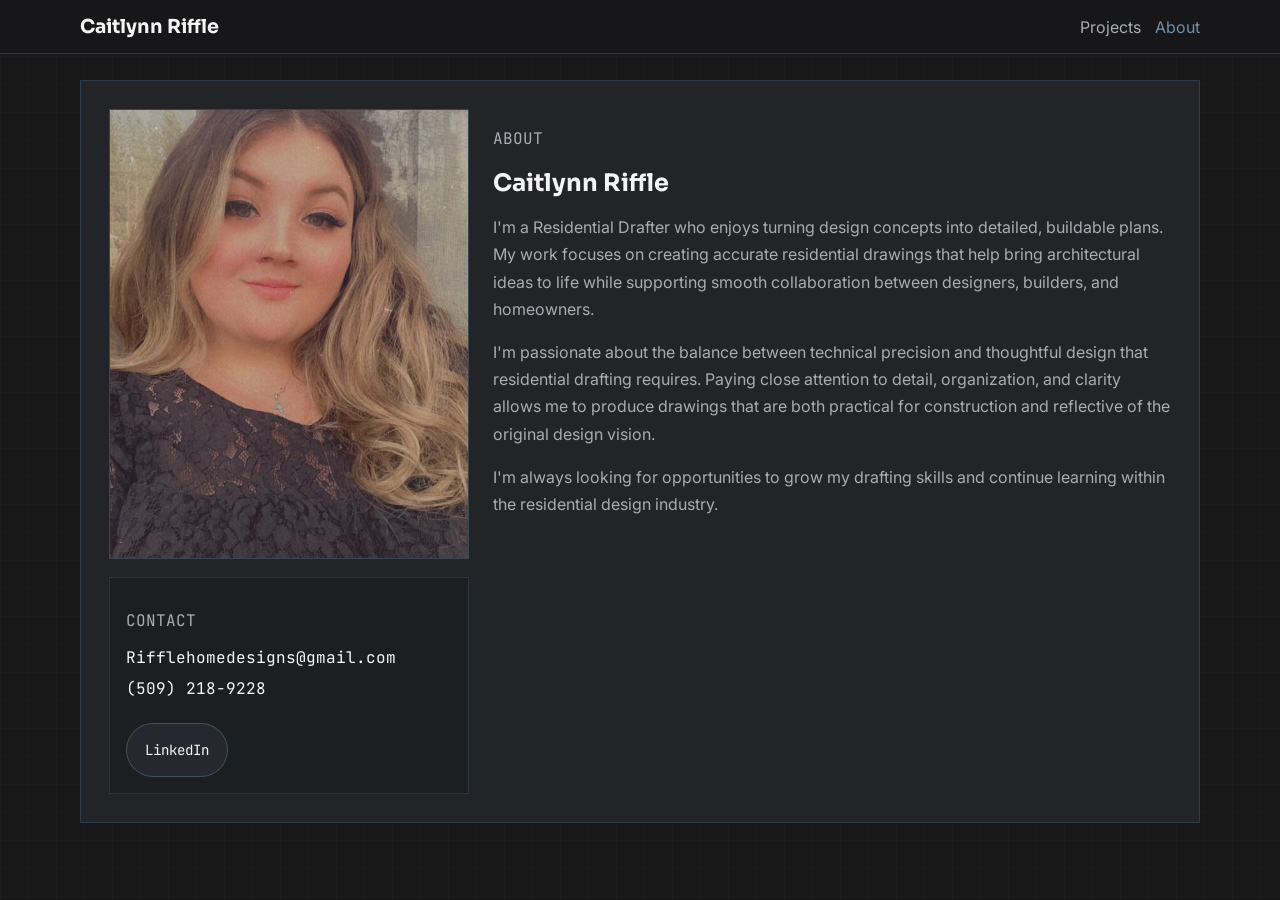
<file: about.html>
<!DOCTYPE html>
<html lang="en">
<head>
  <meta charset="UTF-8" />
  <meta name="viewport" content="width=device-width, initial-scale=1.0" />
  <title>About | Caitlynn Riffle</title>
  <link rel="preconnect" href="https://fonts.googleapis.com" />
  <link rel="preconnect" href="https://fonts.gstatic.com" crossorigin />
  <link href="https://fonts.googleapis.com/css2?family=Inter:wght@400;500;600&family=JetBrains+Mono:wght@400;500&family=Sora:wght@500;600;700&display=swap" rel="stylesheet" />
  <link rel="stylesheet" href="styles.css" />
</head>
<body>
  <div class="grid-overlay"></div>
  <header class="site-header">
    <div class="container nav-wrap">
      <a class="brand" href="index.html">Caitlynn Riffle</a>
      <nav class="nav-links"><a href="projects.html">Projects</a><a href="about.html" class="active">About</a></nav>
    </div>
  </header>

  <main class="container section">
    <section class="spec-sidebar full-width-panel about-card">
      <div class="about-grid">
        <div class="about-sidebar">
          <div class="portrait-frame">
            <img class="portrait-photo" src="assets/images/caity.jpg" alt="Portrait of Caitlynn Riffle" />
          </div>
          <div class="about-contact">
            <p class="label">CONTACT</p>
            <a class="contact-link" href="mailto:Rifflehomedesigns@gmail.com">Rifflehomedesigns@gmail.com</a>
            <a class="contact-link" href="tel:5092189228">(509) 218-9228</a>
            <div class="social-links" aria-label="Social media links">
              <a class="social-link" href="https://www.linkedin.com/in/caitlynn-riffle-a32241184/" target="_blank" rel="noreferrer" aria-label="LinkedIn">LinkedIn</a>
            </div>
          </div>
        </div>
        <div class="about-copy">
          <p class="label">ABOUT</p>
          <h1>Caitlynn Riffle</h1>
          <p>I'm a Residential Drafter who enjoys turning design concepts into detailed, buildable plans. My work focuses on creating accurate residential drawings that help bring architectural ideas to life while supporting smooth collaboration between designers, builders, and homeowners.</p>
          <p>I'm passionate about the balance between technical precision and thoughtful design that residential drafting requires. Paying close attention to detail, organization, and clarity allows me to produce drawings that are both practical for construction and reflective of the original design vision.</p>
          <p>I'm always looking for opportunities to grow my drafting skills and continue learning within the residential design industry.</p>
        </div>
      </div>
    </section>
  </main>
  <script src="scripts/back-to-top.js"></script>
</body>
</html>
</file>
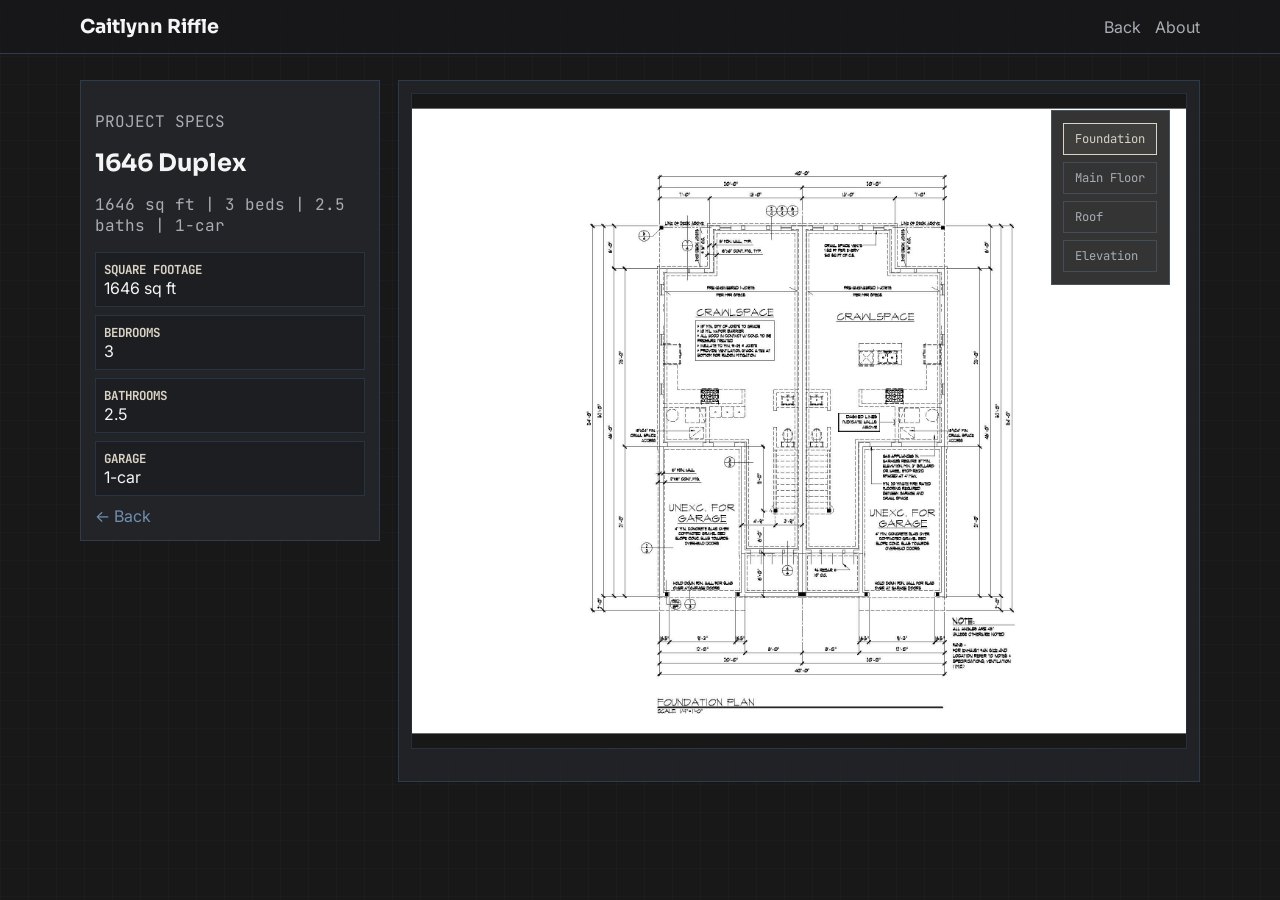
<file: project.html>
<!DOCTYPE html>
<html lang="en">
<head>
  <meta charset="UTF-8" />
  <meta name="viewport" content="width=device-width, initial-scale=1.0" />
  <title>Project | Caitlynn Riffle</title>
  <link rel="preconnect" href="https://fonts.googleapis.com" />
  <link rel="preconnect" href="https://fonts.gstatic.com" crossorigin />
  <link href="https://fonts.googleapis.com/css2?family=Inter:wght@400;500;600&family=JetBrains+Mono:wght@400;500&family=Sora:wght@500;600;700&display=swap" rel="stylesheet" />
  <link rel="stylesheet" href="styles.css" />
</head>
<body>
  <div class="grid-overlay"></div>
  <header class="site-header">
    <div class="container nav-wrap">
      <a class="brand" href="index.html">Caitlynn Riffle</a>
      <nav class="nav-links"><a id="nav-back-link" href="projects.html">Back</a><a href="about.html">About</a></nav>
    </div>
  </header>

  <main class="container section project-layout">
    <aside class="spec-sidebar">
      <p class="label">PROJECT SPECS</p>
      <h1 id="title"></h1>
      <p id="meta" class="meta"></p>
      <div id="specs" class="specs"></div>
      <a id="sidebar-back-link" class="sidebar-link" href="projects.html">&#8592; Back</a>
    </aside>

    <section class="plan-viewer fade-section" aria-label="Project plan viewer">
      <div class="plan-stage">
        <img id="active-sheet" class="sheet active-sheet" alt="Project plan" data-modal-controls="#viewer-controls" />
        <div class="viewer-controls" id="viewer-controls" aria-label="Plan layers">
          <button type="button" class="viewer-btn active" data-sheet="foundation">Foundation</button>
          <button type="button" class="viewer-btn" data-sheet="floor">Main Floor</button>
          <button type="button" class="viewer-btn" data-sheet="roof">Roof</button>
          <button type="button" class="viewer-btn" data-sheet="elevation">Elevation</button>
        </div>
      </div>
    </section>
  </main>

  <script src="data.js"></script>
  <script src="scripts/plan-modal.js"></script>
  <script src="project.js"></script>
  <script src="scripts/back-to-top.js"></script>
</body>
</html>
</file>
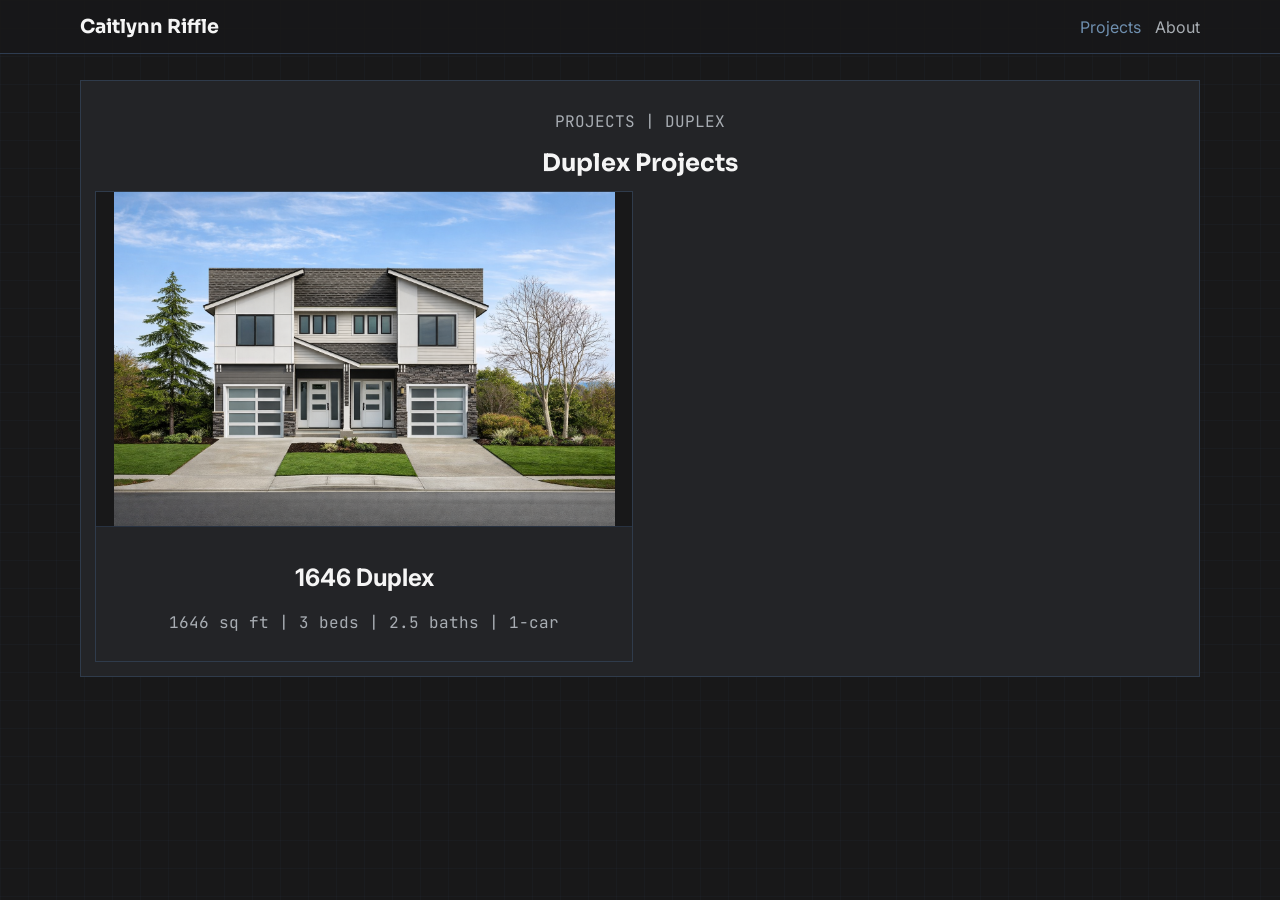
<file: projects-duplex.html>
<!DOCTYPE html>
<html lang="en">
<head>
  <meta charset="UTF-8" />
  <meta name="viewport" content="width=device-width, initial-scale=1.0" />
  <title>Duplex Projects | Caitlynn Riffle</title>
  <link rel="preconnect" href="https://fonts.googleapis.com" />
  <link rel="preconnect" href="https://fonts.gstatic.com" crossorigin />
  <link href="https://fonts.googleapis.com/css2?family=Inter:wght@400;500;600&family=JetBrains+Mono:wght@400;500&family=Sora:wght@500;600;700&display=swap" rel="stylesheet" />
  <link rel="stylesheet" href="styles.css" />
</head>
<body data-category="Duplex">
  <div class="grid-overlay"></div>
  <header class="site-header">
    <div class="container nav-wrap">
      <a class="brand" href="index.html">Caitlynn Riffle</a>
      <nav class="nav-links"><a href="projects.html" class="active">Projects</a><a href="about.html">About</a></nav>
    </div>
  </header>

  <main class="container section">
    <section class="spec-sidebar full-width-panel centered-block">
      <p class="label">PROJECTS | DUPLEX</p>
      <h1>Duplex Projects</h1>
      <div id="cards" class="cards grouped"></div>
    </section>
  </main>

  <script src="data.js"></script>
  <script src="scripts/hover-swap.js"></script>
  <script src="projects-by-category.js"></script>
  <script src="scripts/back-to-top.js"></script>
</body>
</html>
</file>
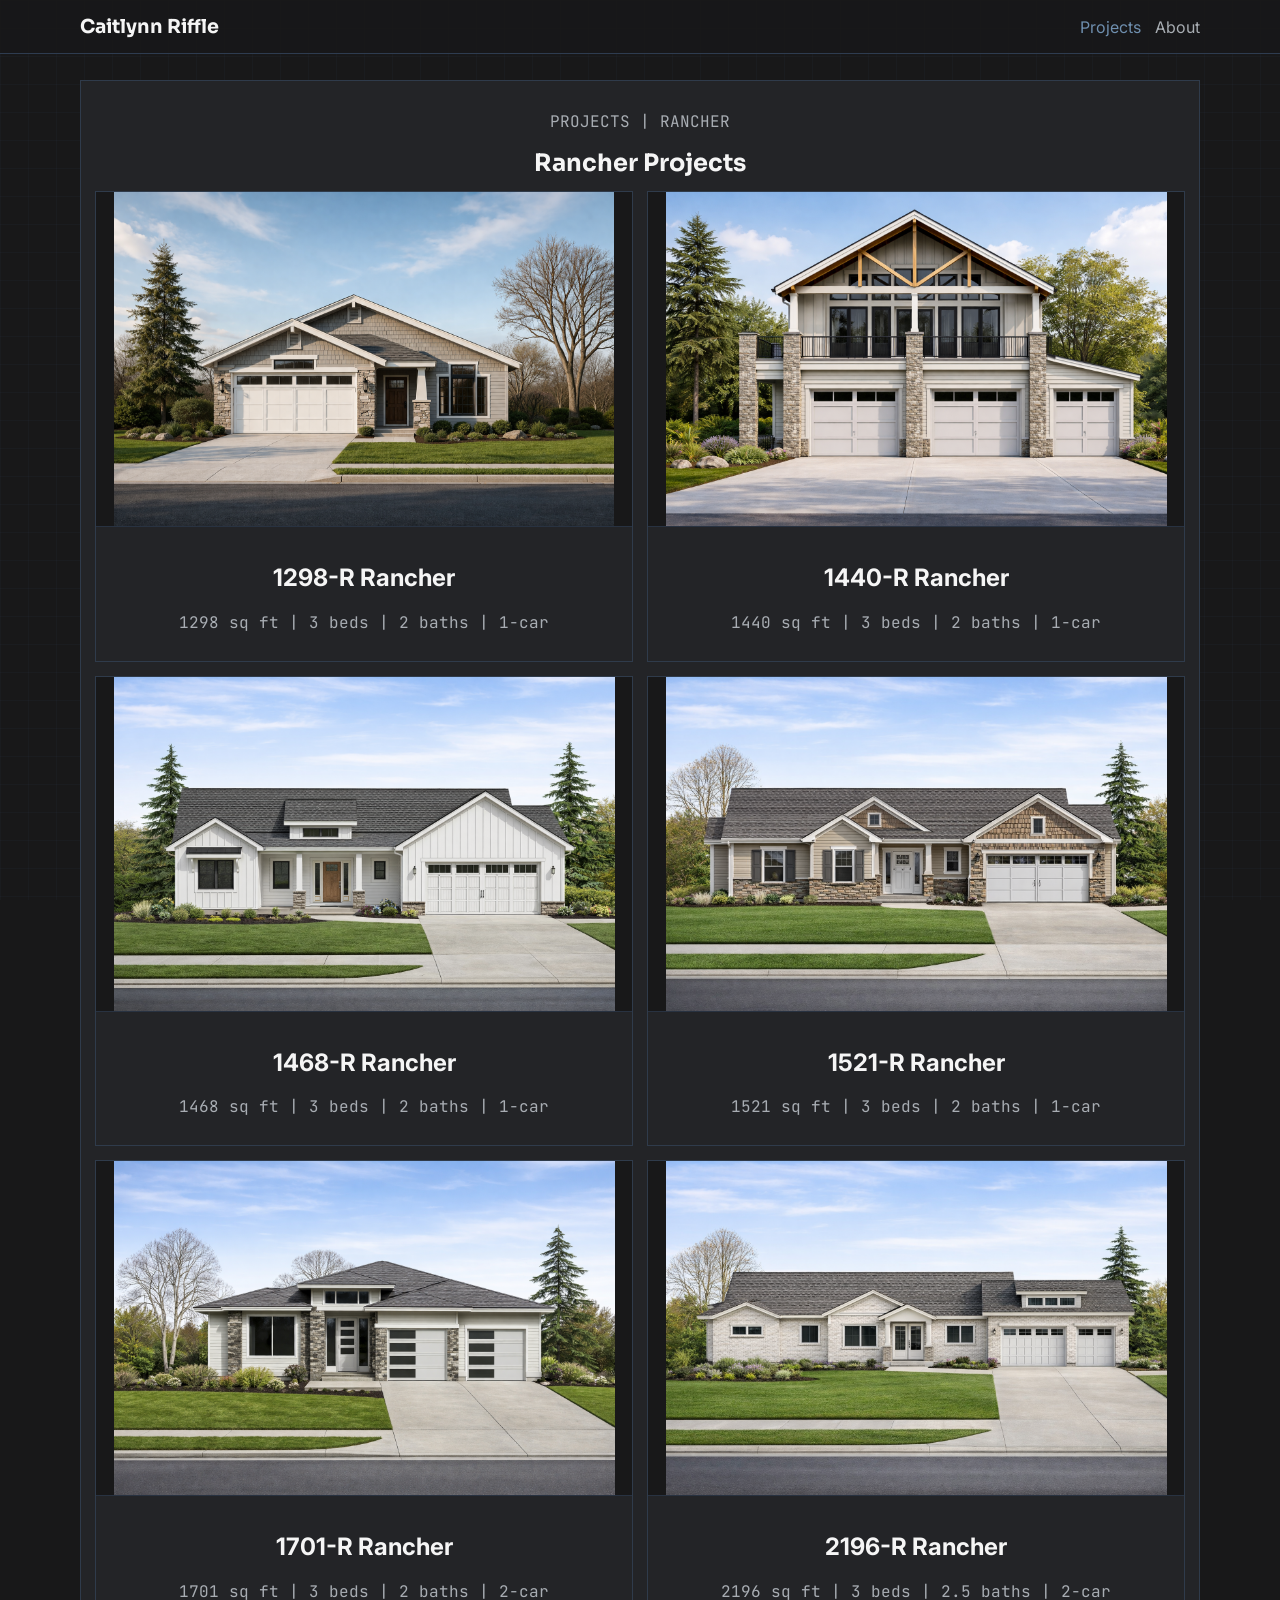
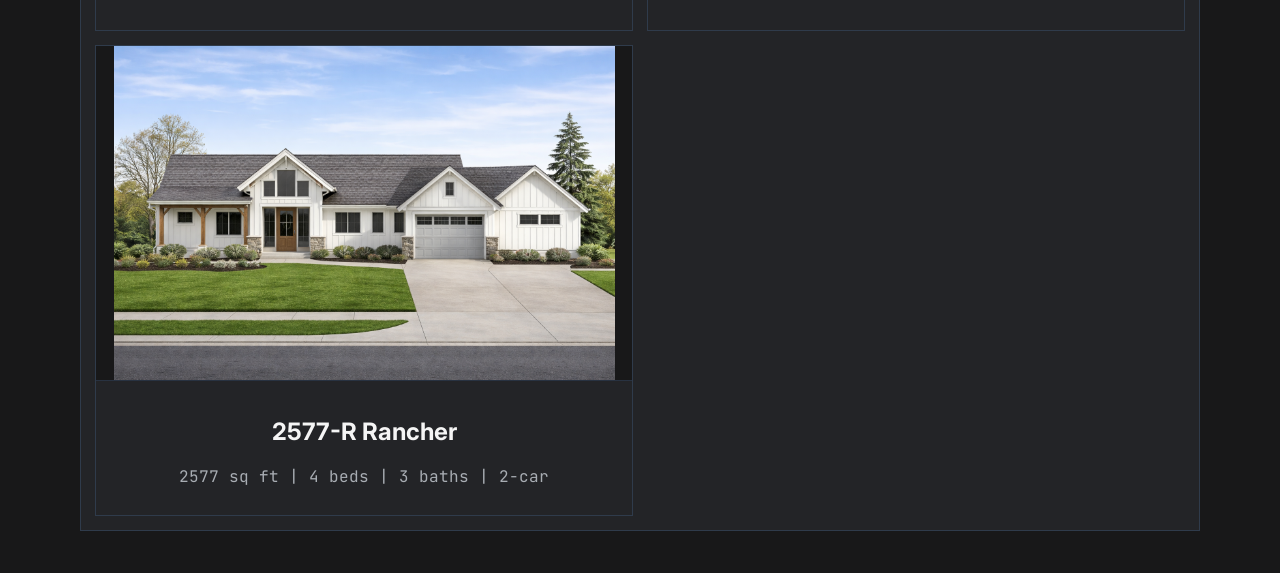
<file: projects-rancher.html>
<!DOCTYPE html>
<html lang="en">
<head>
  <meta charset="UTF-8" />
  <meta name="viewport" content="width=device-width, initial-scale=1.0" />
  <title>Rancher Projects | Caitlynn Riffle</title>
  <link rel="preconnect" href="https://fonts.googleapis.com" />
  <link rel="preconnect" href="https://fonts.gstatic.com" crossorigin />
  <link href="https://fonts.googleapis.com/css2?family=Inter:wght@400;500;600&family=JetBrains+Mono:wght@400;500&family=Sora:wght@500;600;700&display=swap" rel="stylesheet" />
  <link rel="stylesheet" href="styles.css" />
</head>
<body data-category="Rancher">
  <div class="grid-overlay"></div>
  <header class="site-header">
    <div class="container nav-wrap">
      <a class="brand" href="index.html">Caitlynn Riffle</a>
      <nav class="nav-links"><a href="projects.html" class="active">Projects</a><a href="about.html">About</a></nav>
    </div>
  </header>

  <main class="container section">
    <section class="spec-sidebar full-width-panel centered-block">
      <p class="label">PROJECTS | RANCHER</p>
      <h1>Rancher Projects</h1>
      <div id="cards" class="cards grouped"></div>
    </section>
  </main>

  <script src="data.js"></script>
  <script src="scripts/hover-swap.js"></script>
  <script src="projects-by-category.js"></script>
  <script src="scripts/back-to-top.js"></script>
</body>
</html>
</file>
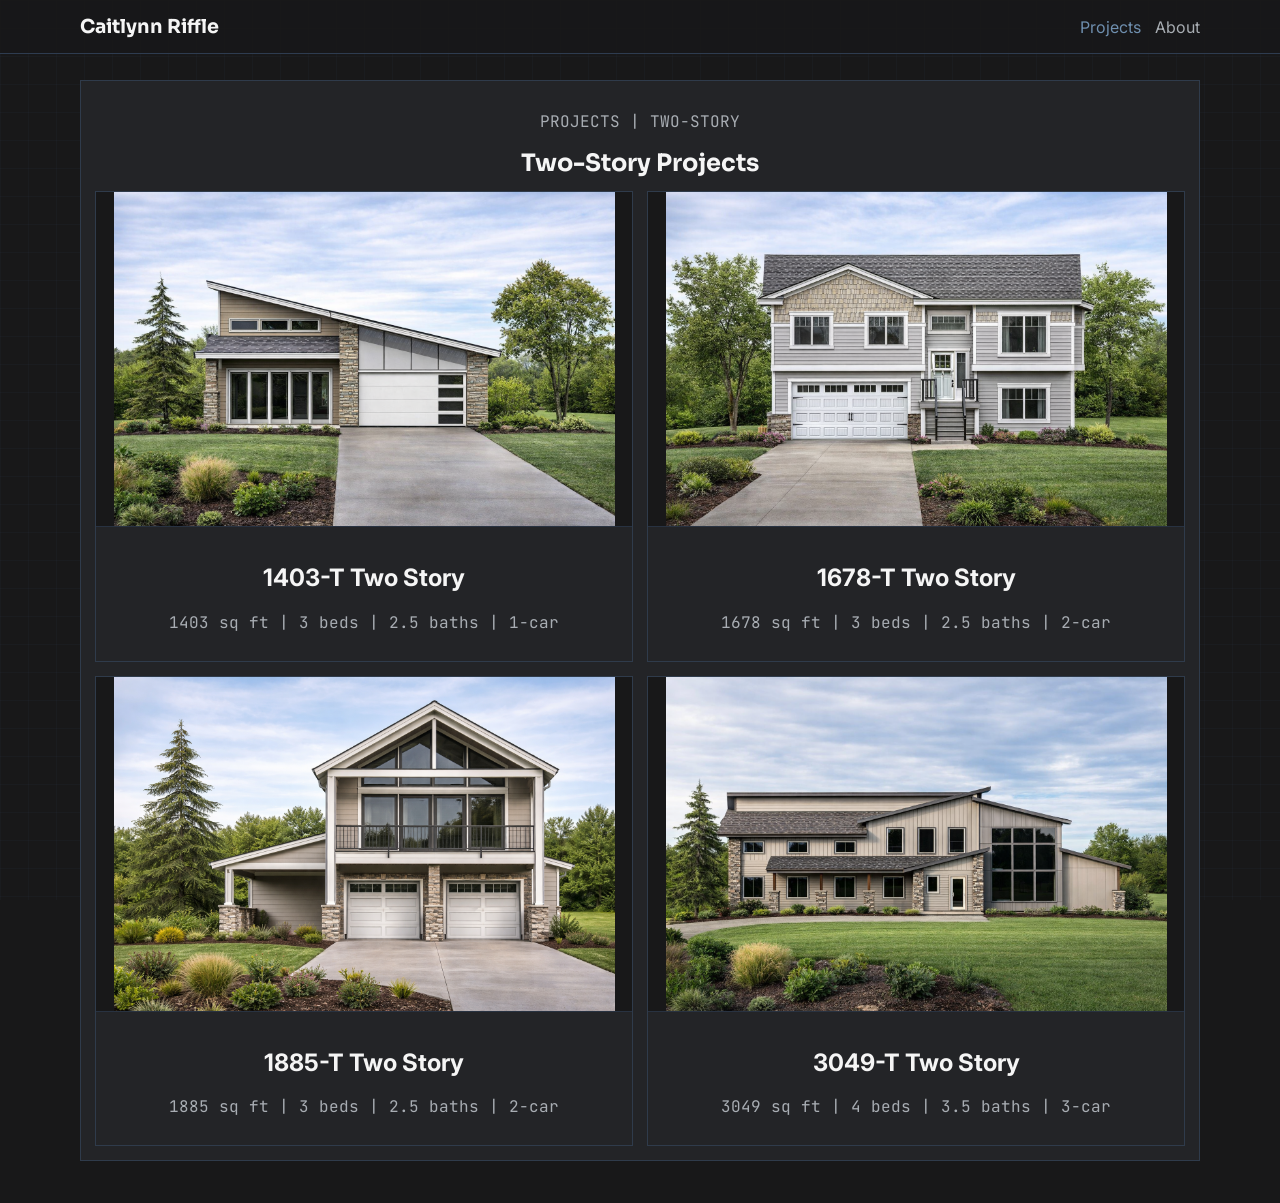
<file: projects-two-story.html>
<!DOCTYPE html>
<html lang="en">
<head>
  <meta charset="UTF-8" />
  <meta name="viewport" content="width=device-width, initial-scale=1.0" />
  <title>Two-Story Projects | Caitlynn Riffle</title>
  <link rel="preconnect" href="https://fonts.googleapis.com" />
  <link rel="preconnect" href="https://fonts.gstatic.com" crossorigin />
  <link href="https://fonts.googleapis.com/css2?family=Inter:wght@400;500;600&family=JetBrains+Mono:wght@400;500&family=Sora:wght@500;600;700&display=swap" rel="stylesheet" />
  <link rel="stylesheet" href="styles.css" />
</head>
<body data-category="Two-Story">
  <div class="grid-overlay"></div>
  <header class="site-header">
    <div class="container nav-wrap">
      <a class="brand" href="index.html">Caitlynn Riffle</a>
      <nav class="nav-links"><a href="projects.html" class="active">Projects</a><a href="about.html">About</a></nav>
    </div>
  </header>

  <main class="container section">
    <section class="spec-sidebar full-width-panel centered-block">
      <p class="label">PROJECTS | TWO-STORY</p>
      <h1>Two-Story Projects</h1>
      <div id="cards" class="cards grouped"></div>
    </section>
  </main>

  <script src="data.js"></script>
  <script src="scripts/hover-swap.js"></script>
  <script src="projects-by-category.js"></script>
  <script src="scripts/back-to-top.js"></script>
</body>
</html>
</file>
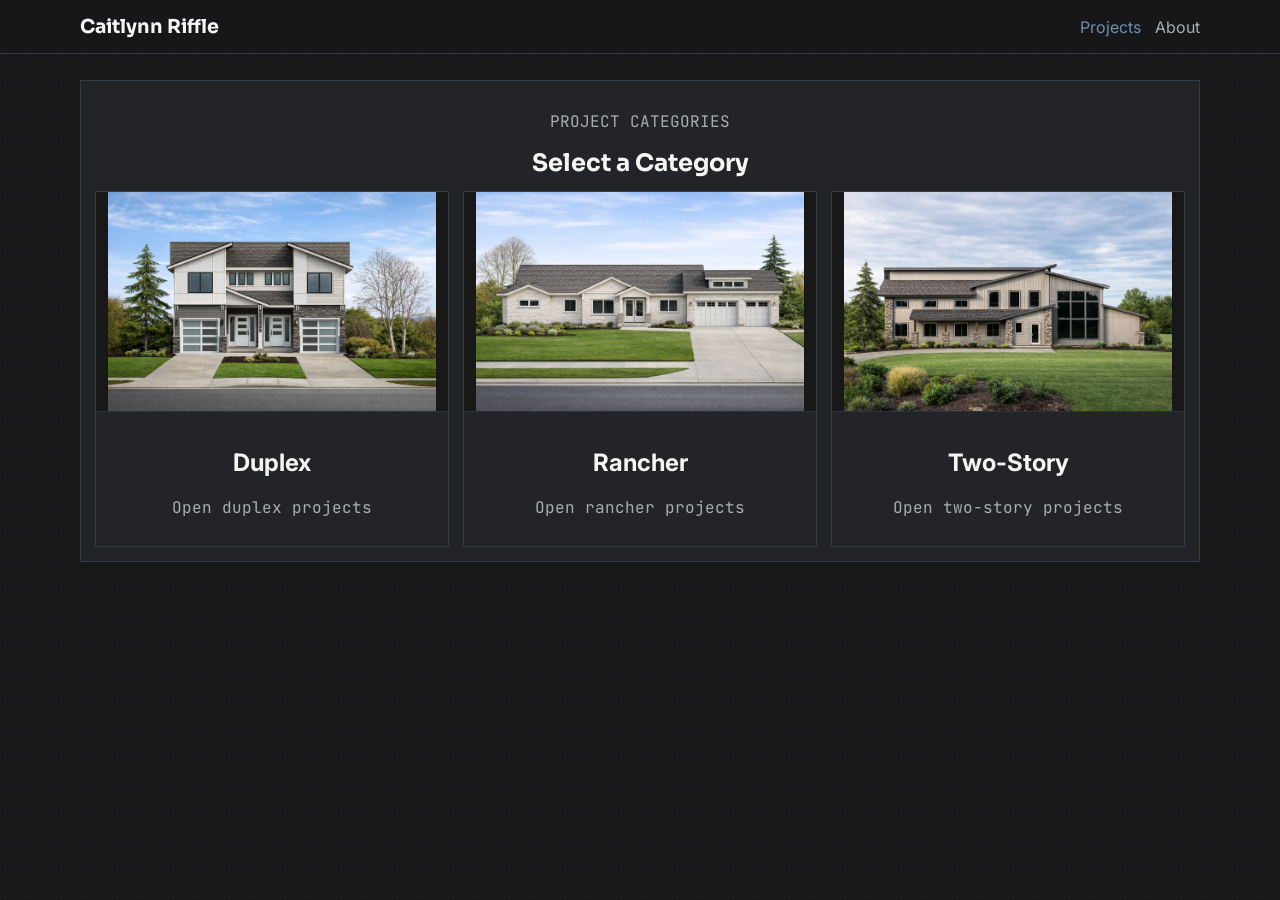
<file: projects.html>
<!DOCTYPE html>
<html lang="en">
<head>
  <meta charset="UTF-8" />
  <meta name="viewport" content="width=device-width, initial-scale=1.0" />
  <title>Projects | Caitlynn Riffle</title>
  <link rel="preconnect" href="https://fonts.googleapis.com" />
  <link rel="preconnect" href="https://fonts.gstatic.com" crossorigin />
  <link href="https://fonts.googleapis.com/css2?family=Inter:wght@400;500;600&family=JetBrains+Mono:wght@400;500&family=Sora:wght@500;600;700&display=swap" rel="stylesheet" />
  <link rel="stylesheet" href="styles.css" />
</head>
<body>
  <div class="grid-overlay"></div>
  <header class="site-header">
    <div class="container nav-wrap">
      <a class="brand" href="index.html">Caitlynn Riffle</a>
      <nav class="nav-links"><a href="projects.html" class="active">Projects</a><a href="about.html">About</a></nav>
    </div>
  </header>

  <main class="container section">
    <section class="spec-sidebar full-width-panel centered-block">
      <p class="label">PROJECT CATEGORIES</p>
      <h1>Select a Category</h1>
      <div class="cards grouped category-grid">
        <a class="card" href="projects-duplex.html"><img class="thumb" src="assets/Duplex/1646-R%20Duplex/1646-Dup%20Realistic.png" alt="Duplex category" /><div class="body"><h2>Duplex</h2><p class="meta">Open duplex projects</p></div></a>
        <a class="card" href="projects-rancher.html"><img class="thumb" src="assets/Ranchers/2196-R/2196-R%20Realistic.png" alt="Rancher category" /><div class="body"><h2>Rancher</h2><p class="meta">Open rancher projects</p></div></a>
        <a class="card" href="projects-two-story.html"><img class="thumb" src="assets/Two-Story/3049-T/3049-T%20Realisti.png" alt="Two-story category" /><div class="body"><h2>Two-Story</h2><p class="meta">Open two-story projects</p></div></a>
      </div>
    </section>
  </main>

  <script src="scripts/back-to-top.js"></script>
</body>
</html>
</file>
<file: styles.css>
:root{
  --charcoal:#181819;
  --slate:#232427;
  --soft:#F5F5F5;
  --steel:#6F8FAF;
  --lav:#384C67;
  --grid:#384C67;
  --warm:#D9D2C5;
  --paper:#F3F1EC;
  --muted:#A8ADB3;
}
*{box-sizing:border-box}
body{margin:0;background:var(--charcoal);color:var(--soft);font-family:Inter,sans-serif;position:relative}
.grid-overlay{position:fixed;inset:0;background-image:linear-gradient(rgba(56,76,103,.34) 1px,transparent 1px),linear-gradient(90deg,rgba(56,76,103,.34) 1px,transparent 1px);background-size:28px 28px;opacity:.28;pointer-events:none;z-index:0}
.container{width:min(1120px,92%);margin:auto}
.site-header{position:sticky;top:0;background:rgba(24,24,25,.92);border-bottom:1px solid rgba(56,76,103,.72);z-index:3}
.nav-wrap{display:flex;justify-content:space-between;align-items:center;padding:14px 0}
.brand{text-decoration:none;color:var(--soft);font-family:Sora,sans-serif;font-weight:700;font-size:1rem;font-size:clamp(1rem,2vw,1.2rem)}
.nav-links{display:flex;gap:14px}
.nav-links a{text-decoration:none;color:var(--muted)}
.nav-links a:hover,.nav-links a.active{color:var(--steel)}
main,header{position:relative;z-index:1}
.hero{position:relative;min-height:calc(100vh - 58px);border-bottom:1px solid rgba(56,76,103,.65)}
.hero-video{position:absolute;inset:4%;width:92%;height:92%;margin:auto;object-fit:contain;background:var(--charcoal)}
.hero-overlay{position:absolute;inset:0;z-index:1;display:grid;place-items:center;text-align:center;padding:24px;background:rgba(24,24,25,.56);opacity:0;transition:opacity .8s ease}
.hero-overlay.is-visible{opacity:1}
.hero-overlay-content{width:min(1120px,92%);margin:auto}
.eyebrow{font-family:'JetBrains Mono',monospace;font-size:.92rem;color:var(--warm);letter-spacing:.14em;text-transform:uppercase;margin:0}
.sub{max-width:62ch;color:#8eb8ff;margin:0 auto;font-size:1.05rem;font-size:clamp(1.05rem,2.5vw,1.35rem);font-weight:600;text-shadow:0 0 20px rgba(142,184,255,.2)}
.hero h1{font-family:Sora,sans-serif;font-size:3rem;font-size:clamp(3rem,8vw,5.8rem);line-height:.95;letter-spacing:.02em;margin:.4rem 0 .8rem}
.cta-link{display:inline-block;margin-top:1rem;padding:.7rem 1rem;border:1px solid var(--steel);color:var(--soft);text-decoration:none;border-radius:999px;background:rgba(111,143,175,.14)}
.cta-link:hover{background:rgba(111,143,175,.24)}
.section{padding:26px 0 42px}
.cards{display:grid;grid-template-columns:1fr;gap:14px}
.card{border:1px solid rgba(56,76,103,.58);background:var(--slate);color:inherit;text-decoration:none;position:relative;transform:translateY(0);transition:transform .2s ease,border-color .2s ease}
.type-group{margin-bottom:18px}
.type-heading{font-family:Sora,sans-serif;font-size:1.05rem;letter-spacing:.08em;text-transform:uppercase;color:var(--warm);margin:0 0 10px;border-left:3px solid var(--steel);padding-left:10px}
.grouped{display:grid;grid-template-columns:1fr;justify-content:center;gap:14px}
.cards.grouped.category-grid{grid-template-columns:1fr}
.card::before{content:'';position:absolute;inset:0;border:1px solid transparent;transition:border-color .2s ease}
.card:hover{transform:translateY(-4px);border-color:rgba(111,143,175,.72)}
.card:hover::before{border-color:rgba(111,143,175,.4)}
.thumb{width:100%;aspect-ratio:16/10;object-fit:contain;border-bottom:1px solid rgba(56,76,103,.52);transition:filter .2s ease,box-shadow .2s ease;background:#181819}
.card:hover .thumb{filter:brightness(1.04);box-shadow:0 0 16px rgba(111,143,175,.12)}
.body{padding:12px}
.meta,.label{font-family:'JetBrains Mono',monospace;color:var(--muted)}
.project-layout{display:grid;gap:18px}
.spec-sidebar{border:1px solid rgba(56,76,103,.58);background:var(--slate);padding:14px;height:fit-content}
.spec-sidebar h1{font-family:Sora,sans-serif;margin:.3rem 0 .8rem}
.specs{display:grid;gap:8px}
.spec{border:1px solid rgba(56,76,103,.48);padding:8px;background:#1d1e21}
.spec b{display:block;font-family:'JetBrains Mono',monospace;color:var(--warm);font-size:.78rem}
.sidebar-link{display:inline-block;margin-top:10px;color:var(--steel);text-decoration:none}
.plan-viewer{border:1px solid rgba(56,76,103,.58);background:rgba(35,36,39,.92);padding:12px;min-height:min(78vh,820px)}
.plan-stage{position:relative;display:grid;place-items:center;min-height:100%;border:1px solid rgba(56,76,103,.42);background:radial-gradient(circle at top,rgba(56,76,103,.18) 0,#181819 68%);overflow:hidden}
.sheet{width:min(1180px,92%);height:calc(78vh - 48px);object-fit:contain;object-position:center center;border:1px solid rgba(111,143,175,.42);background:#181819;cursor:zoom-in}
.active-sheet{box-shadow:0 0 18px rgba(111,143,175,.1)}
.active-sheet.is-plan-sheet{transform:scale(1.14)}
.viewer-controls{position:absolute;top:1rem;right:1rem;display:grid;gap:.42rem;padding:.72rem;border:1px solid rgba(111,143,175,.35);background:rgba(24,24,25,.88)}
.viewer-btn{background:transparent;border:1px solid rgba(111,143,175,.28);color:var(--muted);padding:.45rem .7rem;font-family:'JetBrains Mono',monospace;font-size:.76rem;text-align:left;cursor:pointer;transition:border-color .2s ease,color .2s ease,background .2s ease}
.viewer-btn:hover{border-color:var(--steel);color:var(--soft)}
.viewer-btn.active{border-color:var(--warm);color:var(--warm);background:rgba(217,210,197,.06)}
.fade-section{opacity:.2;transform:translateY(8px);transition:opacity .35s ease,transform .35s ease}
.fade-section.visible{opacity:1;transform:translateY(0)}
.full-width-panel{max-width:1120px}
.centered-block{text-align:center;margin:0 auto}
.about-card{padding:28px}
.about-grid{display:grid;gap:24px;align-items:start}
.about-sidebar{display:grid;gap:18px}
.portrait-frame{aspect-ratio:4/5;border:1px solid rgba(111,143,175,.34);background:#1d1e21;overflow:hidden}
.portrait-photo{display:block;width:100%;height:100%;object-fit:contain;object-position:center}
.portrait-placeholder{aspect-ratio:4/5;display:grid;place-items:center;border:1px solid rgba(111,143,175,.34);background:linear-gradient(180deg,rgba(56,76,103,.22),rgba(24,24,25,.86));color:var(--warm);font-family:Sora,sans-serif;font-size:2rem;font-size:clamp(2rem,8vw,4.5rem);letter-spacing:.08em}
.about-contact{border:1px solid rgba(56,76,103,.48);background:#1d1e21;padding:16px}
.about-contact .social-links{justify-content:flex-start}
.about-copy{text-align:left}
.about-copy p{color:var(--muted);line-height:1.7}
.contact-link{display:block;color:var(--soft);text-decoration:none;font-family:'JetBrains Mono',monospace;font-size:1rem}
.contact-link + .contact-link{margin-top:10px}
.contact-link:hover{color:var(--warm)}
.social-links{display:flex;justify-content:center;gap:14px;margin-top:24px;flex-wrap:wrap}
.social-link{display:inline-flex;align-items:center;justify-content:center;min-width:54px;min-height:54px;padding:0 18px;border:1px solid rgba(111,143,175,.38);border-radius:999px;background:rgba(111,143,175,.1);color:var(--soft);text-decoration:none;font-family:'JetBrains Mono',monospace;font-size:.88rem;transition:transform .2s ease,border-color .2s ease,background .2s ease,color .2s ease}
.social-link:hover{transform:translateY(-2px);border-color:var(--warm);background:rgba(217,210,197,.08);color:var(--warm)}
@media(max-width:639px){
  .container{width:min(100%,calc(100% - 32px))}
  .nav-wrap{flex-wrap:wrap;justify-content:center;gap:10px;padding:12px 0}
  .nav-links{justify-content:center;flex-wrap:wrap}
  .hero{min-height:calc(100svh - 90px)}
  .hero-video{inset:0;width:100%;height:100%;object-fit:cover}
  .hero-overlay{padding:20px 16px}
  .hero h1{font-size:2.6rem;font-size:clamp(2.6rem,13vw,4rem)}
  .sub{font-size:1rem}
  .cta-link{margin-top:1.25rem}
}
@media(min-width:640px) and (max-width:1023px){
  .container{width:min(100%,calc(100% - 56px))}
  .hero{min-height:calc(100svh - 58px)}
  .hero-video{inset:3%;width:94%;height:94%}
  .hero-overlay{padding:32px}
}
@media(min-width:1440px){
  .container{width:min(1320px,90%)}
  .hero h1{font-size:4.8rem;font-size:clamp(4.8rem,7vw,6.6rem)}
  .sub{font-size:1.45rem}
}
@media(max-width:899px){
  .plan-viewer{min-height:auto}
  .sheet{width:100%;height:auto;aspect-ratio:16/10}
  .viewer-controls{position:static;grid-template-columns:repeat(2,minmax(0,1fr));margin-top:12px}
}
@media(min-width:640px){.cards.grouped.category-grid{grid-template-columns:repeat(2,minmax(0,1fr))}}
@media(min-width:1024px){.cards.grouped.category-grid{grid-template-columns:repeat(3,minmax(0,1fr))}}
@media(min-width:900px){.about-grid{grid-template-columns:minmax(280px,360px) 1fr}}
@media(min-width:700px){.cards.grouped{grid-template-columns:repeat(2,minmax(0,1fr));align-items:stretch}.cards.grouped .card{height:100%}}
@media(min-width:900px){.cards{grid-template-columns:1fr}.project-layout{grid-template-columns:300px 1fr;align-items:start}.spec-sidebar{position:sticky;top:80px}}
</file>
